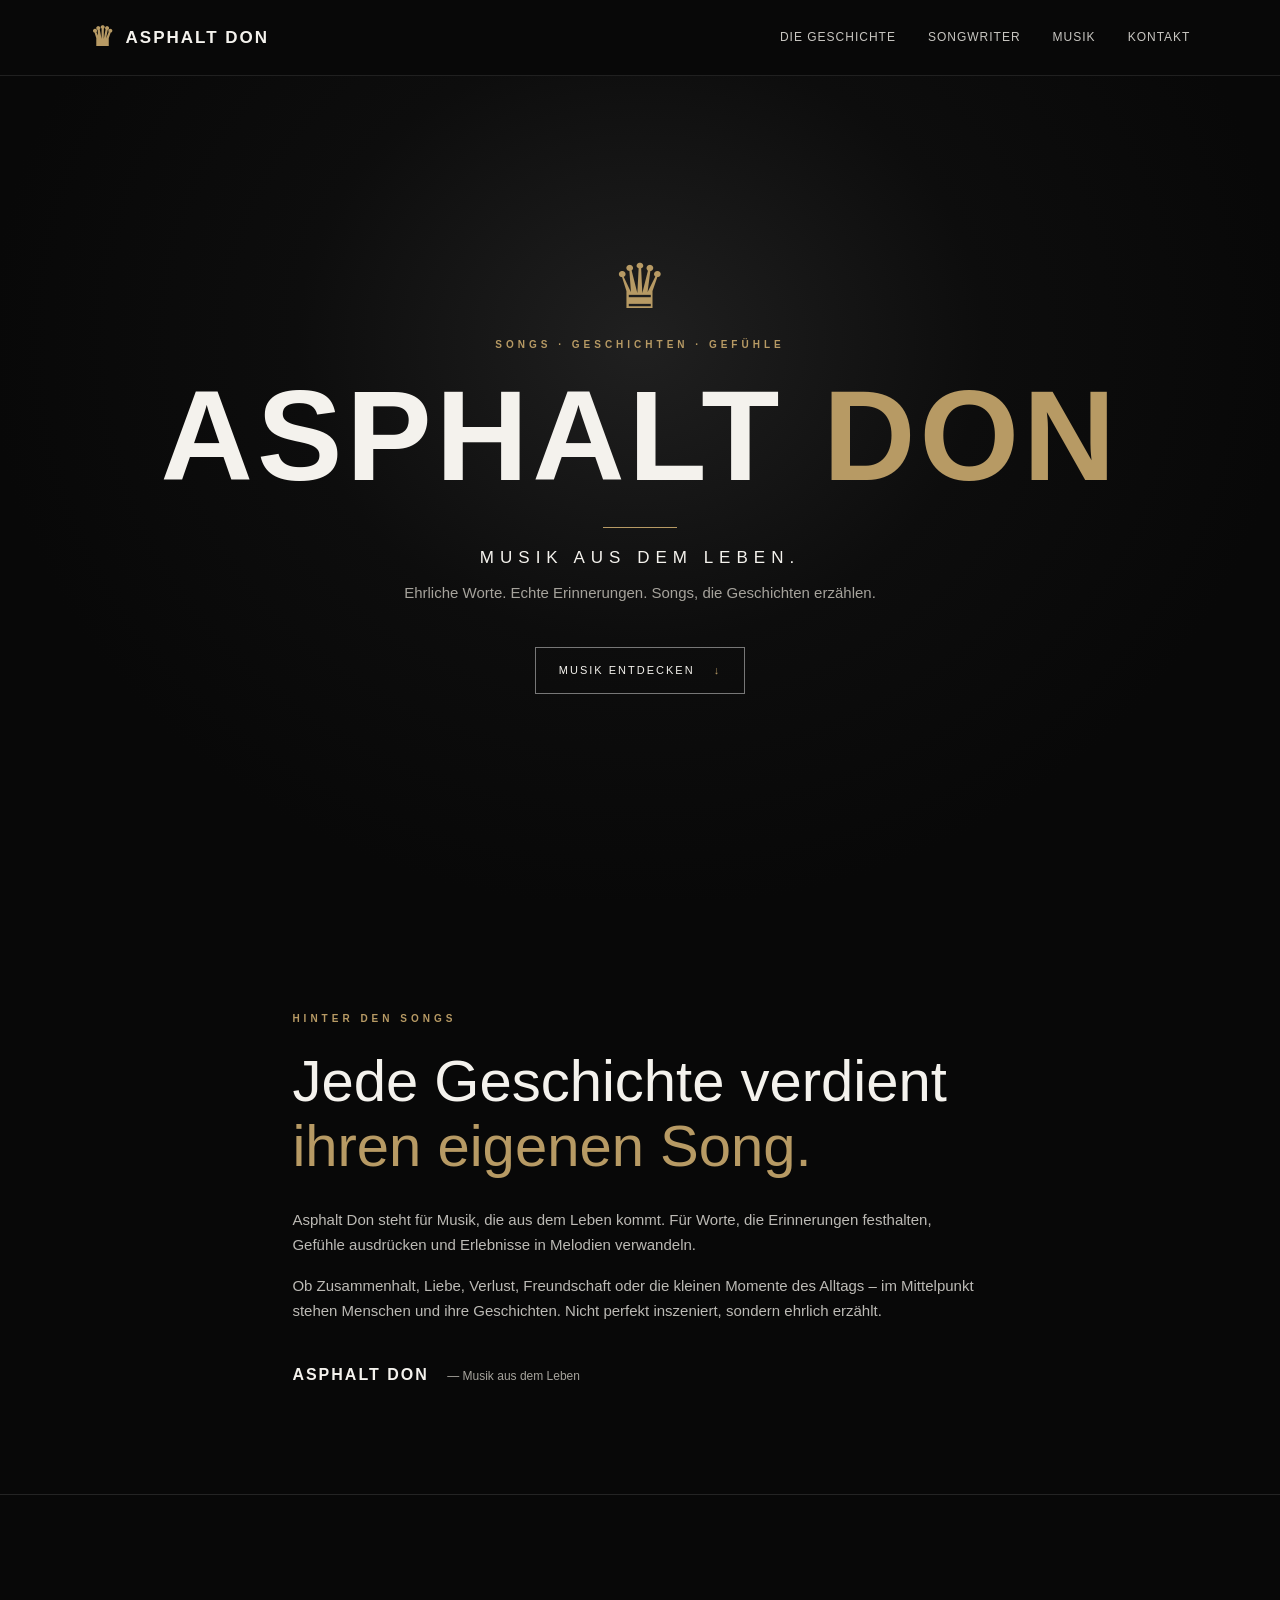
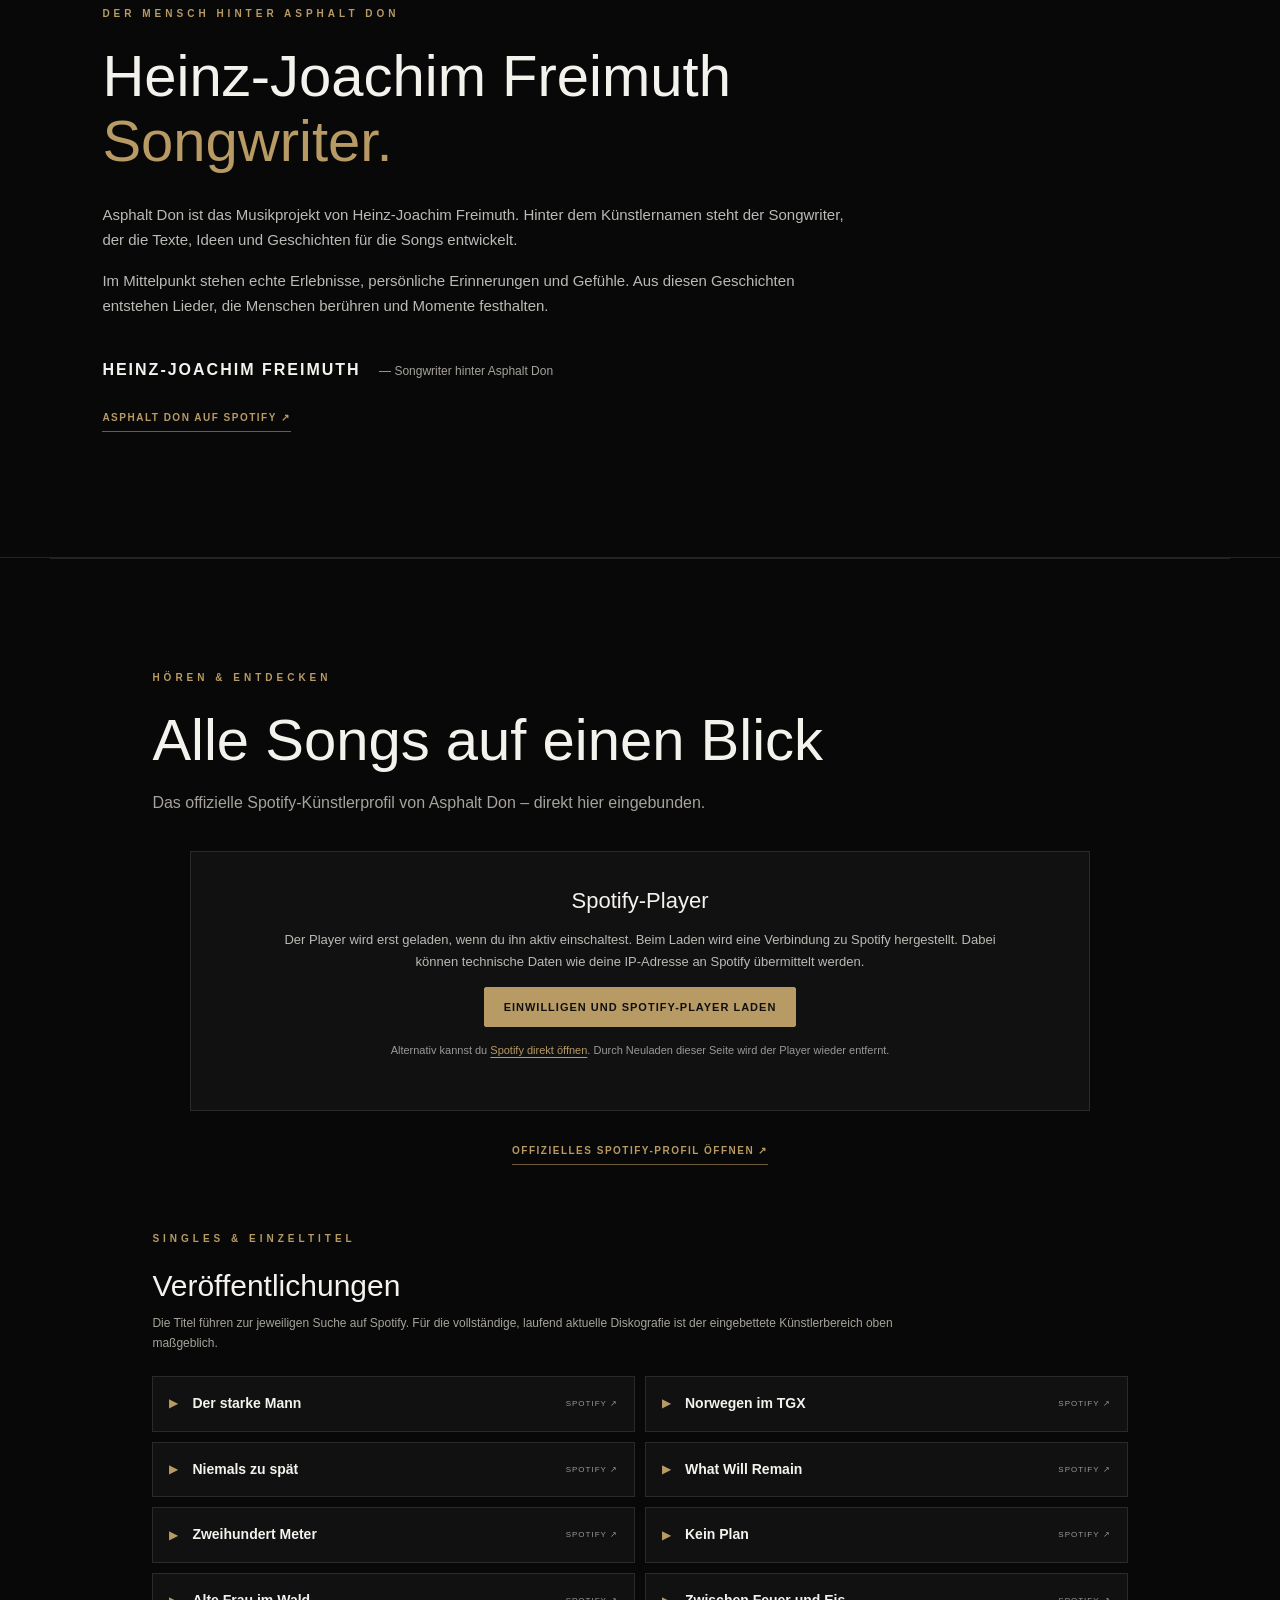
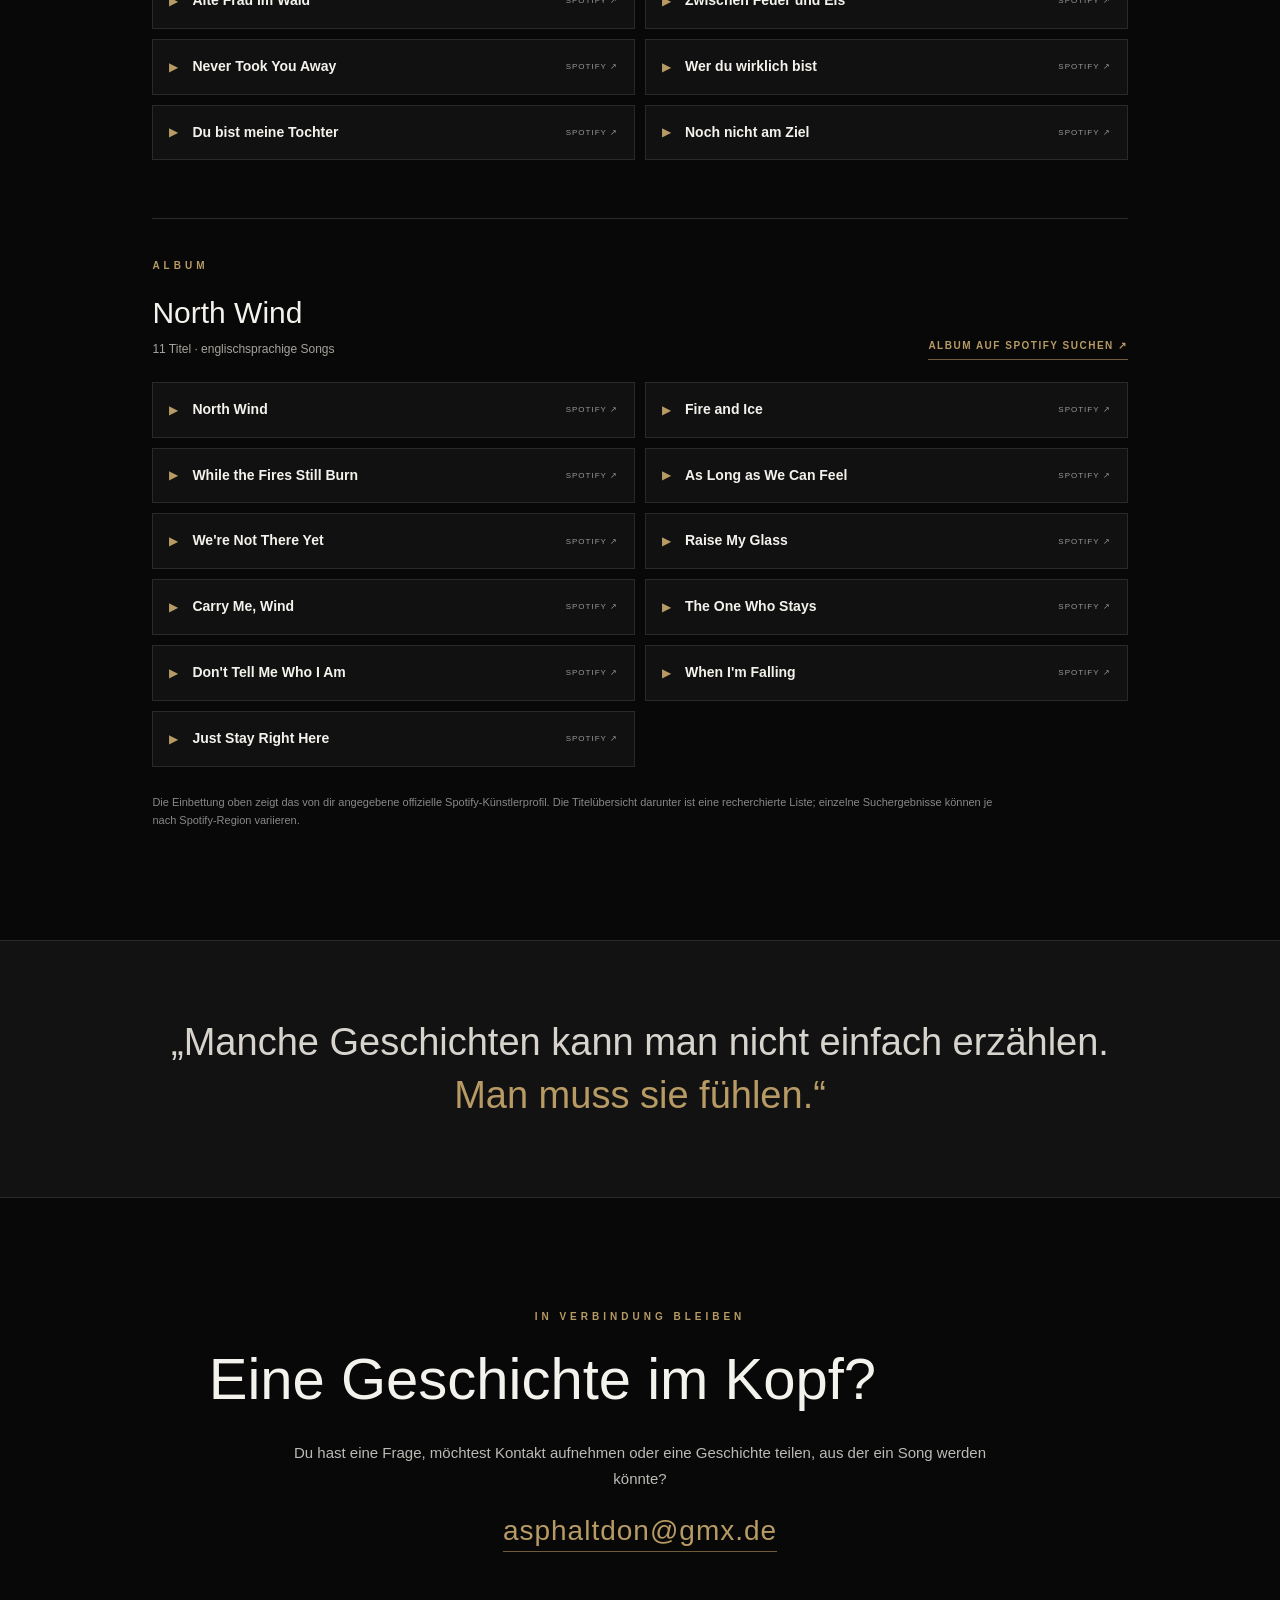
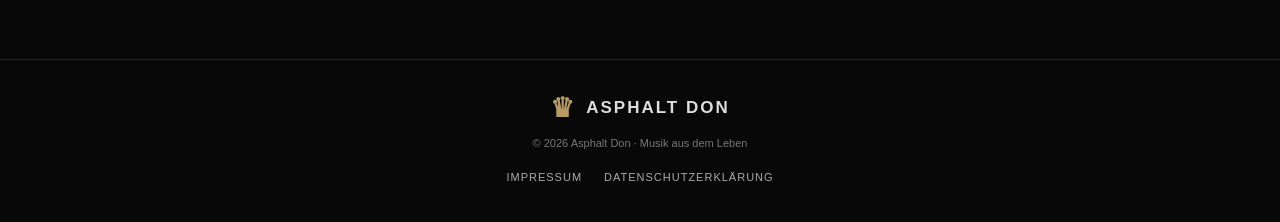
<file: index.html>
<!doctype html>
<html lang="de">
<head>
  <meta charset="utf-8">
  <meta name="viewport" content="width=device-width, initial-scale=1">
  <title>Asphalt Don – Musik aus dem Leben | Songs & Veröffentlichungen</title>
  <meta name="description" content="Asphalt Don ist das Musikprojekt von Songwriter Heinz-Joachim Freimuth. Entdecke seine Songs, Geschichten und Veröffentlichungen.">
  <meta name="robots" content="index,follow">
  <meta name="theme-color" content="#080808">
  <link rel="canonical" href="https://asphalt-don-website.onrender.com/">
  <link rel="stylesheet" href="style.css">
  <script defer src="https://cloud.umami.is/script.js" data-website-id="77a91b8c-602b-4407-9020-8b6e4a7c1bee"></script>
  <meta property="og:type" content="website">
  <meta property="og:title" content="Asphalt Don – Musik aus dem Leben">
  <meta property="og:description" content="Asphalt Don – das Musikprojekt von Songwriter Heinz-Joachim Freimuth.">
  <meta property="og:url" content="https://asphalt-don-website.onrender.com/">
  <meta property="og:locale" content="de_DE">
  <script type="application/ld+json">
  {
    "@context": "https://schema.org",
    "@graph": [
      {
        "@type": "MusicGroup",
        "@id": "https://asphalt-don-website.onrender.com/#artist",
        "name": "Asphalt Don",
        "description": "Deutsche Songs und Songwriting – Musik aus dem Leben.",
        "email": "asphaltdon@gmx.de",
        "url": "https://asphalt-don-website.onrender.com/",
        "sameAs": ["https://open.spotify.com/artist/6X4e4WpzbHg0svuTapWIrL"]
      },
      {
        "@type": "Person",
        "@id": "https://asphalt-don-website.onrender.com/#songwriter",
        "name": "Heinz-Joachim Freimuth",
        "jobTitle": "Songwriter",
        "affiliation": {"@id": "https://asphalt-don-website.onrender.com/#artist"}
      }
    ]
  }
  </script>
</head>
<body>
  <header class="topbar">
    <a class="brand" href="#start" aria-label="Asphalt Don Startseite">
      <span class="crown" aria-hidden="true">♛</span><span>ASPHALT DON</span>
    </a>
    <nav aria-label="Hauptnavigation">
      <a href="#geschichte">Die Geschichte</a>
      <a href="#songwriter">Songwriter</a>
      <a href="#musik">Musik</a>
      <a href="#kontakt">Kontakt</a>
    </nav>
  </header>

  <main>
    <section class="hero" id="start">
      <div class="hero-mark" aria-hidden="true">♛</div>
      <p class="eyebrow">SONGS · GESCHICHTEN · GEFÜHLE</p>
      <h1>ASPHALT <span>DON</span></h1>
      <div class="rule"></div>
      <p class="claim">MUSIK AUS DEM LEBEN.</p>
      <p class="intro">Ehrliche Worte. Echte Erinnerungen. Songs, die Geschichten erzählen.</p>
      <a class="outline-button" href="#musik">Musik entdecken <span>↓</span></a>
    </section>

    <section class="story section" id="geschichte">
      <p class="eyebrow">HINTER DEN SONGS</p>
      <h2>Jede Geschichte verdient <em>ihren eigenen Song.</em></h2>
      <p>Asphalt Don steht für Musik, die aus dem Leben kommt. Für Worte, die Erinnerungen festhalten, Gefühle ausdrücken und Erlebnisse in Melodien verwandeln.</p>
      <p>Ob Zusammenhalt, Liebe, Verlust, Freundschaft oder die kleinen Momente des Alltags – im Mittelpunkt stehen Menschen und ihre Geschichten. Nicht perfekt inszeniert, sondern ehrlich erzählt.</p>
      <div class="signature">ASPHALT DON <span>— Musik aus dem Leben</span></div>
    </section>

    <section class="songwriter section" id="songwriter">
      <p class="eyebrow">DER MENSCH HINTER ASPHALT DON</p>
      <h2>Heinz-Joachim Freimuth <em>Songwriter.</em></h2>
      <p>Asphalt Don ist das Musikprojekt von Heinz-Joachim Freimuth. Hinter dem Künstlernamen steht der Songwriter, der die Texte, Ideen und Geschichten für die Songs entwickelt.</p>
      <p>Im Mittelpunkt stehen echte Erlebnisse, persönliche Erinnerungen und Gefühle. Aus diesen Geschichten entstehen Lieder, die Menschen berühren und Momente festhalten.</p>
      <div class="signature">HEINZ-JOACHIM FREIMUTH <span>— Songwriter hinter Asphalt Don</span></div>
      <p class="songwriter-spotify"><a class="spotify-main" href="https://open.spotify.com/artist/6X4e4WpzbHg0svuTapWIrL" target="_blank" rel="noopener noreferrer">ASPHALT DON AUF SPOTIFY ↗</a></p>
    </section>

    <section class="music section" id="musik">
      <p class="eyebrow">HÖREN & ENTDECKEN</p>
      <h2>Alle Songs auf einen Blick</h2>
      <p class="section-lead">Das offizielle Spotify-Künstlerprofil von Asphalt Don – direkt hier eingebunden.</p>

      <div class="spotify-embed-wrap">
        <div class="spotify-consent" id="spotify-consent">
          <p><strong>Spotify-Player</strong></p>
          <p>Der Player wird erst geladen, wenn du ihn aktiv einschaltest. Beim Laden wird eine Verbindung zu Spotify hergestellt. Dabei können technische Daten wie deine IP-Adresse an Spotify übermittelt werden.</p>
          <button class="spotify-load" id="load-spotify" type="button">Einwilligen und Spotify-Player laden</button>
          <p class="spotify-consent-note">Alternativ kannst du <a href="https://open.spotify.com/artist/6X4e4WpzbHg0svuTapWIrL" target="_blank" rel="noopener noreferrer">Spotify direkt öffnen</a>. Durch Neuladen dieser Seite wird der Player wieder entfernt.</p>
        </div>
        <div id="spotify-frame-holder"></div>
      </div>
      <p class="spotify-link-row"><a class="spotify-main" href="https://open.spotify.com/artist/6X4e4WpzbHg0svuTapWIrL" target="_blank" rel="noopener noreferrer">OFFIZIELLES SPOTIFY-PROFIL ÖFFNEN ↗</a></p>

      <div class="catalogue-heading">
        <p class="eyebrow">SINGLES & EINZELTITEL</p>
        <h3>Veröffentlichungen</h3>
        <p class="catalogue-sub">Die Titel führen zur jeweiligen Suche auf Spotify. Für die vollständige, laufend aktuelle Diskografie ist der eingebettete Künstlerbereich oben maßgeblich.</p>
      </div>
      <div class="track-grid">
        <a class="track-card" href="https://open.spotify.com/search/Asphalt%20Don%20Der%20starke%20Mann" target="_blank" rel="noopener noreferrer"><span class="track-play">▶</span><span class="track-name">Der starke Mann</span><span class="track-action">SPOTIFY ↗</span></a>
        <a class="track-card" href="https://open.spotify.com/search/Asphalt%20Don%20Norwegen%20im%20TGX" target="_blank" rel="noopener noreferrer"><span class="track-play">▶</span><span class="track-name">Norwegen im TGX</span><span class="track-action">SPOTIFY ↗</span></a>
        <a class="track-card" href="https://open.spotify.com/search/Asphalt%20Don%20Niemals%20zu%20sp%C3%A4t" target="_blank" rel="noopener noreferrer"><span class="track-play">▶</span><span class="track-name">Niemals zu spät</span><span class="track-action">SPOTIFY ↗</span></a>
        <a class="track-card" href="https://open.spotify.com/search/Asphalt%20Don%20What%20Will%20Remain" target="_blank" rel="noopener noreferrer"><span class="track-play">▶</span><span class="track-name">What Will Remain</span><span class="track-action">SPOTIFY ↗</span></a>
        <a class="track-card" href="https://open.spotify.com/search/Asphalt%20Don%20Zweihundert%20Meter" target="_blank" rel="noopener noreferrer"><span class="track-play">▶</span><span class="track-name">Zweihundert Meter</span><span class="track-action">SPOTIFY ↗</span></a>
        <a class="track-card" href="https://open.spotify.com/search/Asphalt%20Don%20Kein%20Plan" target="_blank" rel="noopener noreferrer"><span class="track-play">▶</span><span class="track-name">Kein Plan</span><span class="track-action">SPOTIFY ↗</span></a>
        <a class="track-card" href="https://open.spotify.com/search/Asphalt%20Don%20Alte%20Frau%20im%20Wald" target="_blank" rel="noopener noreferrer"><span class="track-play">▶</span><span class="track-name">Alte Frau im Wald</span><span class="track-action">SPOTIFY ↗</span></a>
        <a class="track-card" href="https://open.spotify.com/search/Asphalt%20Don%20Zwischen%20Feuer%20und%20Eis" target="_blank" rel="noopener noreferrer"><span class="track-play">▶</span><span class="track-name">Zwischen Feuer und Eis</span><span class="track-action">SPOTIFY ↗</span></a>
        <a class="track-card" href="https://open.spotify.com/search/Asphalt%20Don%20Never%20Took%20You%20Away" target="_blank" rel="noopener noreferrer"><span class="track-play">▶</span><span class="track-name">Never Took You Away</span><span class="track-action">SPOTIFY ↗</span></a>
        <a class="track-card" href="https://open.spotify.com/search/Asphalt%20Don%20Wer%20du%20wirklich%20bist" target="_blank" rel="noopener noreferrer"><span class="track-play">▶</span><span class="track-name">Wer du wirklich bist</span><span class="track-action">SPOTIFY ↗</span></a>
        <a class="track-card" href="https://open.spotify.com/search/Asphalt%20Don%20Du%20bist%20meine%20Tochter" target="_blank" rel="noopener noreferrer"><span class="track-play">▶</span><span class="track-name">Du bist meine Tochter</span><span class="track-action">SPOTIFY ↗</span></a>
        <a class="track-card" href="https://open.spotify.com/search/Asphalt%20Don%20Noch%20nicht%20am%20Ziel" target="_blank" rel="noopener noreferrer"><span class="track-play">▶</span><span class="track-name">Noch nicht am Ziel</span><span class="track-action">SPOTIFY ↗</span></a>
      </div>

      <div class="album-block">
        <div class="album-heading">
          <div>
            <p class="eyebrow">ALBUM</p>
            <h3>North Wind</h3>
            <p>11 Titel · englischsprachige Songs</p>
          </div>
          <a class="spotify-main" href="https://open.spotify.com/search/Asphalt%20Don%20North%20Wind" target="_blank" rel="noopener noreferrer">ALBUM AUF SPOTIFY SUCHEN ↗</a>
        </div>
        <div class="track-grid album-tracks">
          <a class="track-card" href="https://open.spotify.com/search/Asphalt%20Don%20North%20Wind" target="_blank" rel="noopener noreferrer"><span class="track-play">▶</span><span class="track-name">North Wind</span><span class="track-action">SPOTIFY ↗</span></a>
          <a class="track-card" href="https://open.spotify.com/search/Asphalt%20Don%20Fire%20and%20Ice" target="_blank" rel="noopener noreferrer"><span class="track-play">▶</span><span class="track-name">Fire and Ice</span><span class="track-action">SPOTIFY ↗</span></a>
          <a class="track-card" href="https://open.spotify.com/search/Asphalt%20Don%20While%20the%20Fires%20Still%20Burn" target="_blank" rel="noopener noreferrer"><span class="track-play">▶</span><span class="track-name">While the Fires Still Burn</span><span class="track-action">SPOTIFY ↗</span></a>
          <a class="track-card" href="https://open.spotify.com/search/Asphalt%20Don%20As%20Long%20as%20We%20Can%20Feel" target="_blank" rel="noopener noreferrer"><span class="track-play">▶</span><span class="track-name">As Long as We Can Feel</span><span class="track-action">SPOTIFY ↗</span></a>
          <a class="track-card" href="https://open.spotify.com/search/Asphalt%20Don%20We're%20Not%20There%20Yet" target="_blank" rel="noopener noreferrer"><span class="track-play">▶</span><span class="track-name">We're Not There Yet</span><span class="track-action">SPOTIFY ↗</span></a>
          <a class="track-card" href="https://open.spotify.com/search/Asphalt%20Don%20Raise%20My%20Glass" target="_blank" rel="noopener noreferrer"><span class="track-play">▶</span><span class="track-name">Raise My Glass</span><span class="track-action">SPOTIFY ↗</span></a>
          <a class="track-card" href="https://open.spotify.com/search/Asphalt%20Don%20Carry%20Me%20Wind" target="_blank" rel="noopener noreferrer"><span class="track-play">▶</span><span class="track-name">Carry Me, Wind</span><span class="track-action">SPOTIFY ↗</span></a>
          <a class="track-card" href="https://open.spotify.com/search/Asphalt%20Don%20The%20One%20Who%20Stays" target="_blank" rel="noopener noreferrer"><span class="track-play">▶</span><span class="track-name">The One Who Stays</span><span class="track-action">SPOTIFY ↗</span></a>
          <a class="track-card" href="https://open.spotify.com/search/Asphalt%20Don%20Don't%20Tell%20Me%20Who%20I%20Am" target="_blank" rel="noopener noreferrer"><span class="track-play">▶</span><span class="track-name">Don't Tell Me Who I Am</span><span class="track-action">SPOTIFY ↗</span></a>
          <a class="track-card" href="https://open.spotify.com/search/Asphalt%20Don%20When%20I'm%20Falling" target="_blank" rel="noopener noreferrer"><span class="track-play">▶</span><span class="track-name">When I'm Falling</span><span class="track-action">SPOTIFY ↗</span></a>
          <a class="track-card" href="https://open.spotify.com/search/Asphalt%20Don%20Just%20Stay%20Right%20Here" target="_blank" rel="noopener noreferrer"><span class="track-play">▶</span><span class="track-name">Just Stay Right Here</span><span class="track-action">SPOTIFY ↗</span></a>
        </div>
      </div>
      <p class="catalogue-note">Die Einbettung oben zeigt das von dir angegebene offizielle Spotify-Künstlerprofil. Die Titelübersicht darunter ist eine recherchierte Liste; einzelne Suchergebnisse können je nach Spotify-Region variieren.</p>
    </section>

    <section class="quote-band">
      <p>„Manche Geschichten kann man nicht einfach erzählen.<br><strong>Man muss sie fühlen.“</strong></p>
    </section>

    <section class="contact section" id="kontakt">
      <p class="eyebrow">IN VERBINDUNG BLEIBEN</p>
      <h2>Eine Geschichte im Kopf?</h2>
      <p>Du hast eine Frage, möchtest Kontakt aufnehmen oder eine Geschichte teilen, aus der ein Song werden könnte?</p>
      <a class="mail-link" href="mailto:asphaltdon@gmx.de">asphaltdon@gmx.de</a>
    </section>
  </main>

  <footer>
    <a class="brand footer-brand" href="#start"><span class="crown">♛</span><span>ASPHALT DON</span></a>
    <p>© <span id="year">2026</span> Asphalt Don · Musik aus dem Leben</p>
    <nav class="footer-links" aria-label="Rechtliche Informationen">
      <a href="impressum.html">Impressum</a>
      <a href="datenschutz.html">Datenschutzerklärung</a>
    </nav>
  </footer>
  <script>
    document.getElementById("year").textContent = new Date().getFullYear();
    document.getElementById("load-spotify").addEventListener("click", function () {
      const frame = document.createElement("iframe");
      frame.title = "Asphalt Don auf Spotify – offizielles Künstlerprofil";
      frame.src = "https://open.spotify.com/embed/artist/6X4e4WpzbHg0svuTapWIrL?utm_source=generator&theme=0";
      frame.width = "100%";
      frame.height = "450";
      frame.loading = "lazy";
      frame.allow = "autoplay; clipboard-write; encrypted-media; fullscreen; picture-in-picture";
      frame.setAttribute("frameborder", "0");
      frame.style.border = "0";
      frame.style.borderRadius = "8px";
      document.getElementById("spotify-frame-holder").replaceChildren(frame);
      document.getElementById("spotify-consent").hidden = true;
    });
  </script>
</body>
</html>
</file>
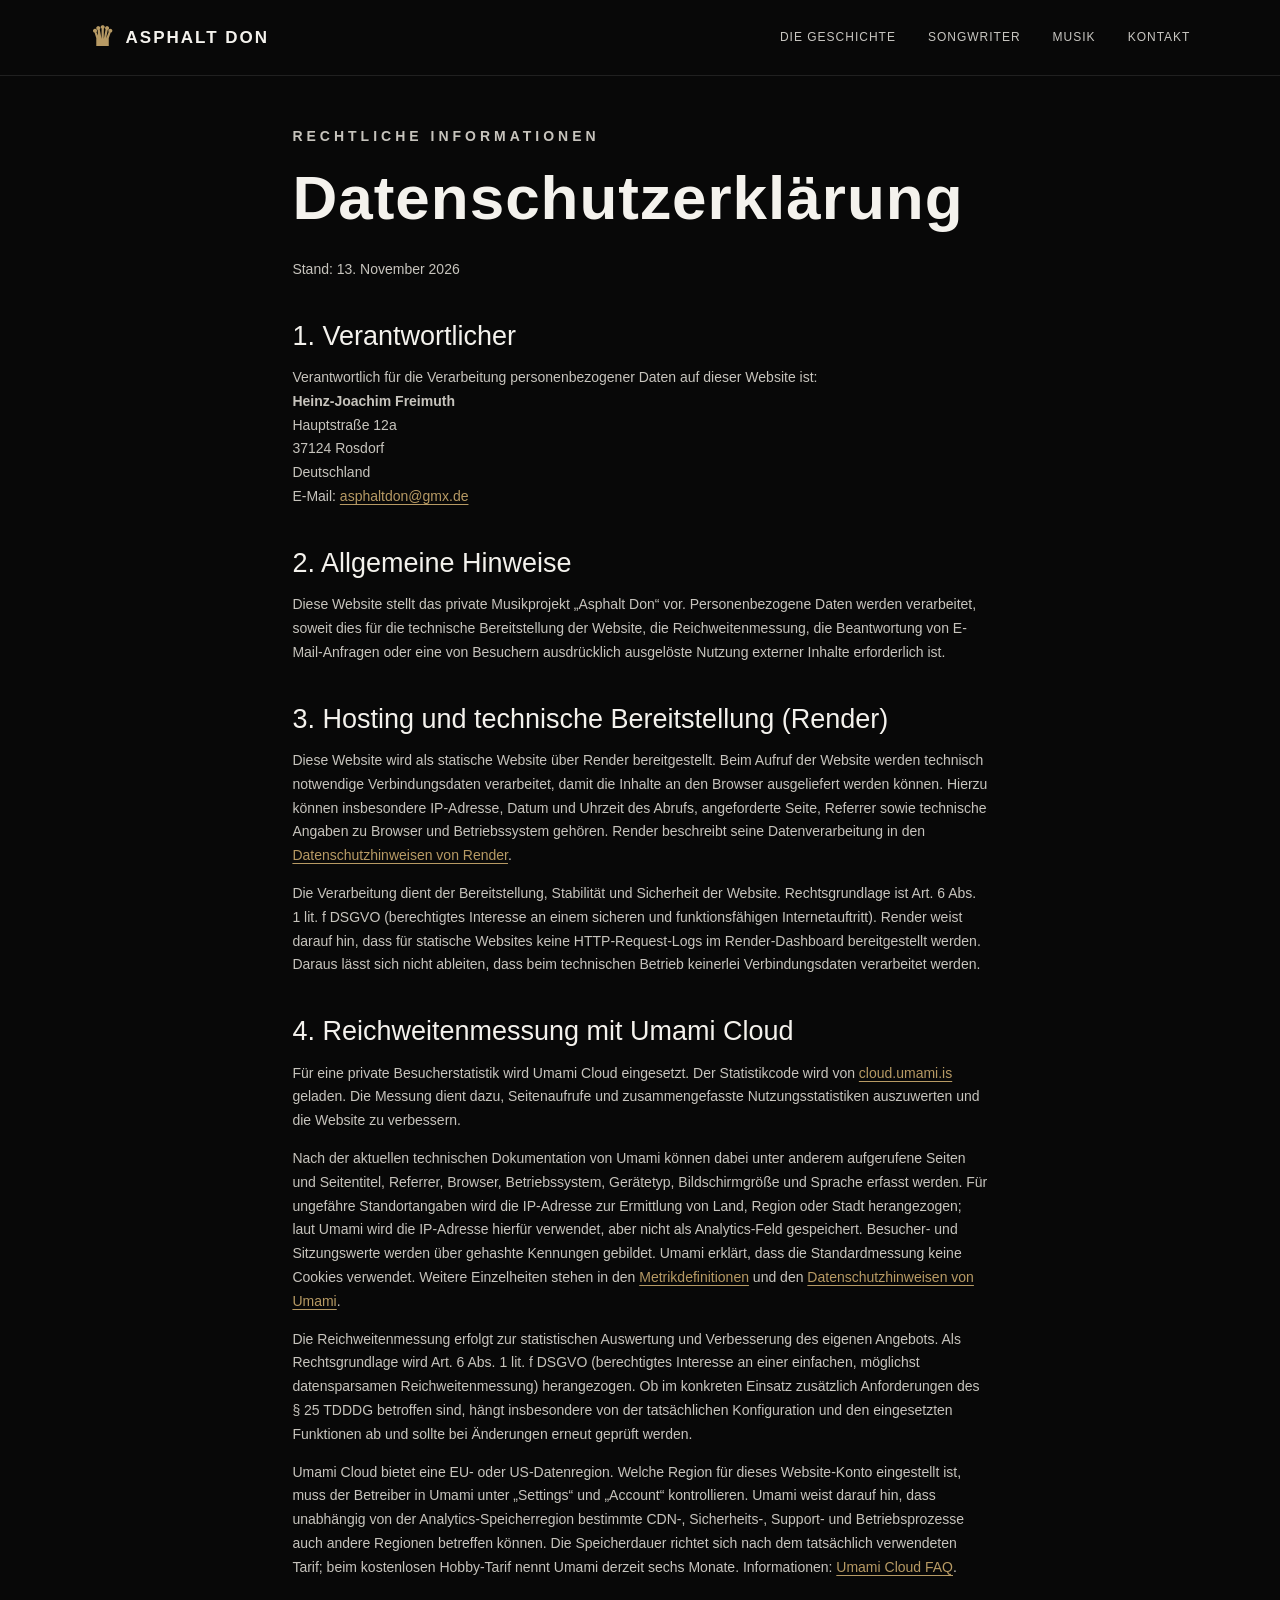
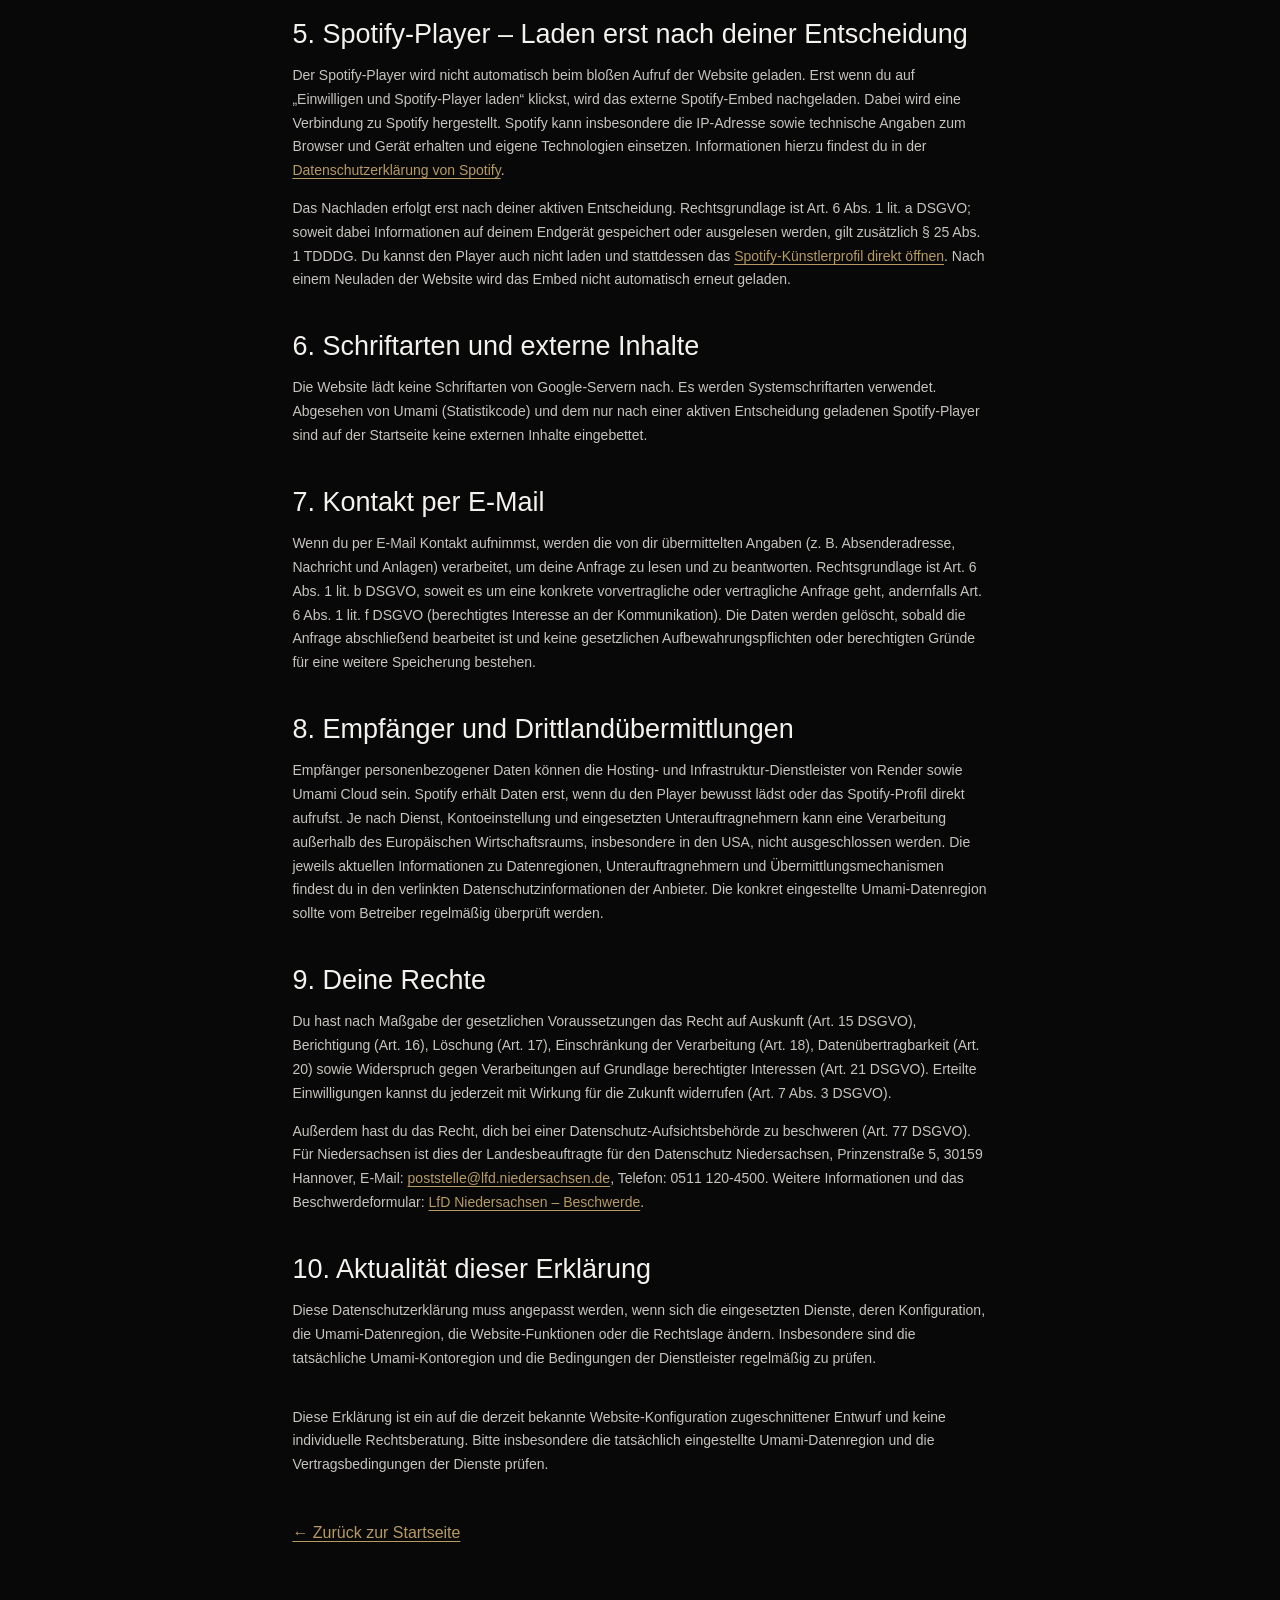
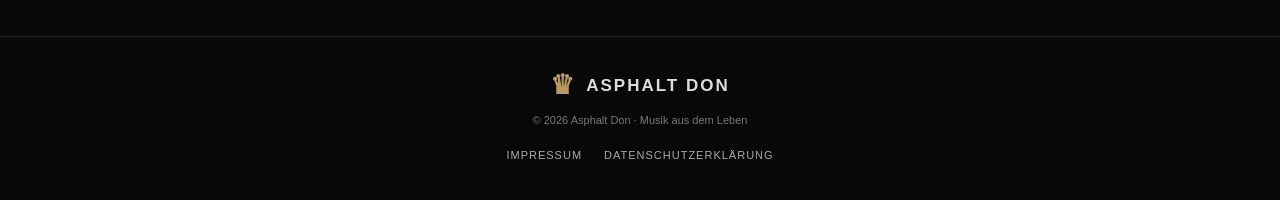
<file: datenschutz.html>
<!doctype html>
<html lang="de">
<head>
  <meta charset="utf-8">
  <meta name="viewport" content="width=device-width, initial-scale=1">
  <title>Datenschutzerklärung – Asphalt Don</title>
  <meta name="robots" content="index,follow">
  <meta name="description" content="Datenschutzhinweise zur Website Asphalt Don.">
  <link rel="canonical" href="https://asphalt-don-website.onrender.com/datenschutz.html">
  <link rel="stylesheet" href="style.css">
  <script defer src="https://cloud.umami.is/script.js" data-website-id="77a91b8c-602b-4407-9020-8b6e4a7c1bee"></script>
  <meta name="theme-color" content="#080808">
</head>
<body>
  <header class="topbar">
    <a class="brand" href="index.html"><span class="crown" aria-hidden="true">♛</span><span>ASPHALT DON</span></a>
    <nav aria-label="Hauptnavigation"><a href="index.html#geschichte">Die Geschichte</a><a href="index.html#songwriter">Songwriter</a><a href="index.html#musik">Musik</a><a href="index.html#kontakt">Kontakt</a></nav>
  </header>
  <main class="legal section">
    <p class="eyebrow">RECHTLICHE INFORMATIONEN</p>
    <h1>Datenschutzerklärung</h1>
    <p>Stand: 13. November 2026</p>

    <h2>1. Verantwortlicher</h2>
    <p>Verantwortlich für die Verarbeitung personenbezogener Daten auf dieser Website ist:<br>
    <strong>Heinz-Joachim Freimuth</strong><br>
    Hauptstraße 12a<br>37124 Rosdorf<br>Deutschland<br>
    E-Mail: <a href="mailto:asphaltdon@gmx.de">asphaltdon@gmx.de</a></p>

    <h2>2. Allgemeine Hinweise</h2>
    <p>Diese Website stellt das private Musikprojekt „Asphalt Don“ vor. Personenbezogene Daten werden verarbeitet, soweit dies für die technische Bereitstellung der Website, die Reichweitenmessung, die Beantwortung von E-Mail-Anfragen oder eine von Besuchern ausdrücklich ausgelöste Nutzung externer Inhalte erforderlich ist.</p>

    <h2>3. Hosting und technische Bereitstellung (Render)</h2>
    <p>Diese Website wird als statische Website über Render bereitgestellt. Beim Aufruf der Website werden technisch notwendige Verbindungsdaten verarbeitet, damit die Inhalte an den Browser ausgeliefert werden können. Hierzu können insbesondere IP-Adresse, Datum und Uhrzeit des Abrufs, angeforderte Seite, Referrer sowie technische Angaben zu Browser und Betriebssystem gehören. Render beschreibt seine Datenverarbeitung in den <a href="https://render.com/privacy" target="_blank" rel="noopener noreferrer">Datenschutzhinweisen von Render</a>.</p>
    <p>Die Verarbeitung dient der Bereitstellung, Stabilität und Sicherheit der Website. Rechtsgrundlage ist Art. 6 Abs. 1 lit. f DSGVO (berechtigtes Interesse an einem sicheren und funktionsfähigen Internetauftritt). Render weist darauf hin, dass für statische Websites keine HTTP-Request-Logs im Render-Dashboard bereitgestellt werden. Daraus lässt sich nicht ableiten, dass beim technischen Betrieb keinerlei Verbindungsdaten verarbeitet werden.</p>

    <h2>4. Reichweitenmessung mit Umami Cloud</h2>
    <p>Für eine private Besucherstatistik wird Umami Cloud eingesetzt. Der Statistikcode wird von <a href="https://cloud.umami.is/script.js" target="_blank" rel="noopener noreferrer">cloud.umami.is</a> geladen. Die Messung dient dazu, Seitenaufrufe und zusammengefasste Nutzungsstatistiken auszuwerten und die Website zu verbessern.</p>
    <p>Nach der aktuellen technischen Dokumentation von Umami können dabei unter anderem aufgerufene Seiten und Seitentitel, Referrer, Browser, Betriebssystem, Gerätetyp, Bildschirmgröße und Sprache erfasst werden. Für ungefähre Standortangaben wird die IP-Adresse zur Ermittlung von Land, Region oder Stadt herangezogen; laut Umami wird die IP-Adresse hierfür verwendet, aber nicht als Analytics-Feld gespeichert. Besucher- und Sitzungswerte werden über gehashte Kennungen gebildet. Umami erklärt, dass die Standardmessung keine Cookies verwendet. Weitere Einzelheiten stehen in den <a href="https://docs.umami.is/docs/metric-definitions" target="_blank" rel="noopener noreferrer">Metrikdefinitionen</a> und den <a href="https://umami.is/privacy" target="_blank" rel="noopener noreferrer">Datenschutzhinweisen von Umami</a>.</p>
    <p>Die Reichweitenmessung erfolgt zur statistischen Auswertung und Verbesserung des eigenen Angebots. Als Rechtsgrundlage wird Art. 6 Abs. 1 lit. f DSGVO (berechtigtes Interesse an einer einfachen, möglichst datensparsamen Reichweitenmessung) herangezogen. Ob im konkreten Einsatz zusätzlich Anforderungen des § 25 TDDDG betroffen sind, hängt insbesondere von der tatsächlichen Konfiguration und den eingesetzten Funktionen ab und sollte bei Änderungen erneut geprüft werden.</p>
    <p>Umami Cloud bietet eine EU- oder US-Datenregion. Welche Region für dieses Website-Konto eingestellt ist, muss der Betreiber in Umami unter „Settings“ und „Account“ kontrollieren. Umami weist darauf hin, dass unabhängig von der Analytics-Speicherregion bestimmte CDN-, Sicherheits-, Support- und Betriebsprozesse auch andere Regionen betreffen können. Die Speicherdauer richtet sich nach dem tatsächlich verwendeten Tarif; beim kostenlosen Hobby-Tarif nennt Umami derzeit sechs Monate. Informationen: <a href="https://docs.umami.is/docs/cloud/faq" target="_blank" rel="noopener noreferrer">Umami Cloud FAQ</a>.</p>

    <h2>5. Spotify-Player – Laden erst nach deiner Entscheidung</h2>
    <p>Der Spotify-Player wird nicht automatisch beim bloßen Aufruf der Website geladen. Erst wenn du auf „Einwilligen und Spotify-Player laden“ klickst, wird das externe Spotify-Embed nachgeladen. Dabei wird eine Verbindung zu Spotify hergestellt. Spotify kann insbesondere die IP-Adresse sowie technische Angaben zum Browser und Gerät erhalten und eigene Technologien einsetzen. Informationen hierzu findest du in der <a href="https://www.spotify.com/legal/privacy-policy/" target="_blank" rel="noopener noreferrer">Datenschutzerklärung von Spotify</a>.</p>
    <p>Das Nachladen erfolgt erst nach deiner aktiven Entscheidung. Rechtsgrundlage ist Art. 6 Abs. 1 lit. a DSGVO; soweit dabei Informationen auf deinem Endgerät gespeichert oder ausgelesen werden, gilt zusätzlich § 25 Abs. 1 TDDDG. Du kannst den Player auch nicht laden und stattdessen das <a href="https://open.spotify.com/artist/6X4e4WpzbHg0svuTapWIrL" target="_blank" rel="noopener noreferrer">Spotify-Künstlerprofil direkt öffnen</a>. Nach einem Neuladen der Website wird das Embed nicht automatisch erneut geladen.</p>

    <h2>6. Schriftarten und externe Inhalte</h2>
    <p>Die Website lädt keine Schriftarten von Google-Servern nach. Es werden Systemschriftarten verwendet. Abgesehen von Umami (Statistikcode) und dem nur nach einer aktiven Entscheidung geladenen Spotify-Player sind auf der Startseite keine externen Inhalte eingebettet.</p>

    <h2>7. Kontakt per E-Mail</h2>
    <p>Wenn du per E-Mail Kontakt aufnimmst, werden die von dir übermittelten Angaben (z. B. Absenderadresse, Nachricht und Anlagen) verarbeitet, um deine Anfrage zu lesen und zu beantworten. Rechtsgrundlage ist Art. 6 Abs. 1 lit. b DSGVO, soweit es um eine konkrete vorvertragliche oder vertragliche Anfrage geht, andernfalls Art. 6 Abs. 1 lit. f DSGVO (berechtigtes Interesse an der Kommunikation). Die Daten werden gelöscht, sobald die Anfrage abschließend bearbeitet ist und keine gesetzlichen Aufbewahrungspflichten oder berechtigten Gründe für eine weitere Speicherung bestehen.</p>

    <h2>8. Empfänger und Drittlandübermittlungen</h2>
    <p>Empfänger personenbezogener Daten können die Hosting- und Infrastruktur-Dienstleister von Render sowie Umami Cloud sein. Spotify erhält Daten erst, wenn du den Player bewusst lädst oder das Spotify-Profil direkt aufrufst. Je nach Dienst, Kontoeinstellung und eingesetzten Unterauftragnehmern kann eine Verarbeitung außerhalb des Europäischen Wirtschaftsraums, insbesondere in den USA, nicht ausgeschlossen werden. Die jeweils aktuellen Informationen zu Datenregionen, Unterauftragnehmern und Übermittlungsmechanismen findest du in den verlinkten Datenschutzinformationen der Anbieter. Die konkret eingestellte Umami-Datenregion sollte vom Betreiber regelmäßig überprüft werden.</p>

    <h2>9. Deine Rechte</h2>
    <p>Du hast nach Maßgabe der gesetzlichen Voraussetzungen das Recht auf Auskunft (Art. 15 DSGVO), Berichtigung (Art. 16), Löschung (Art. 17), Einschränkung der Verarbeitung (Art. 18), Datenübertragbarkeit (Art. 20) sowie Widerspruch gegen Verarbeitungen auf Grundlage berechtigter Interessen (Art. 21 DSGVO). Erteilte Einwilligungen kannst du jederzeit mit Wirkung für die Zukunft widerrufen (Art. 7 Abs. 3 DSGVO).</p>
    <p>Außerdem hast du das Recht, dich bei einer Datenschutz-Aufsichtsbehörde zu beschweren (Art. 77 DSGVO). Für Niedersachsen ist dies der Landesbeauftragte für den Datenschutz Niedersachsen, Prinzenstraße 5, 30159 Hannover, E-Mail: <a href="mailto:poststelle@lfd.niedersachsen.de">poststelle@lfd.niedersachsen.de</a>, Telefon: 0511 120-4500. Weitere Informationen und das Beschwerdeformular: <a href="https://www.lfd.niedersachsen.de/beschwerde" target="_blank" rel="noopener noreferrer">LfD Niedersachsen – Beschwerde</a>.</p>

    <h2>10. Aktualität dieser Erklärung</h2>
    <p>Diese Datenschutzerklärung muss angepasst werden, wenn sich die eingesetzten Dienste, deren Konfiguration, die Umami-Datenregion, die Website-Funktionen oder die Rechtslage ändern. Insbesondere sind die tatsächliche Umami-Kontoregion und die Bedingungen der Dienstleister regelmäßig zu prüfen.</p>

    <p class="legal-meta">Diese Erklärung ist ein auf die derzeit bekannte Website-Konfiguration zugeschnittener Entwurf und keine individuelle Rechtsberatung. Bitte insbesondere die tatsächlich eingestellte Umami-Datenregion und die Vertragsbedingungen der Dienste prüfen.</p>
    <a class="legal-back" href="index.html">← Zurück zur Startseite</a>
  </main>
  <footer>
    <a class="brand footer-brand" href="index.html"><span class="crown">♛</span><span>ASPHALT DON</span></a>
    <p>© <span id="year">2026</span> Asphalt Don · Musik aus dem Leben</p>
    <nav class="footer-links" aria-label="Rechtliche Informationen"><a href="impressum.html">Impressum</a><a href="datenschutz.html">Datenschutzerklärung</a></nav>
  </footer>
  <script>document.getElementById("year").textContent = new Date().getFullYear();</script>
</body>
</html>
</file>
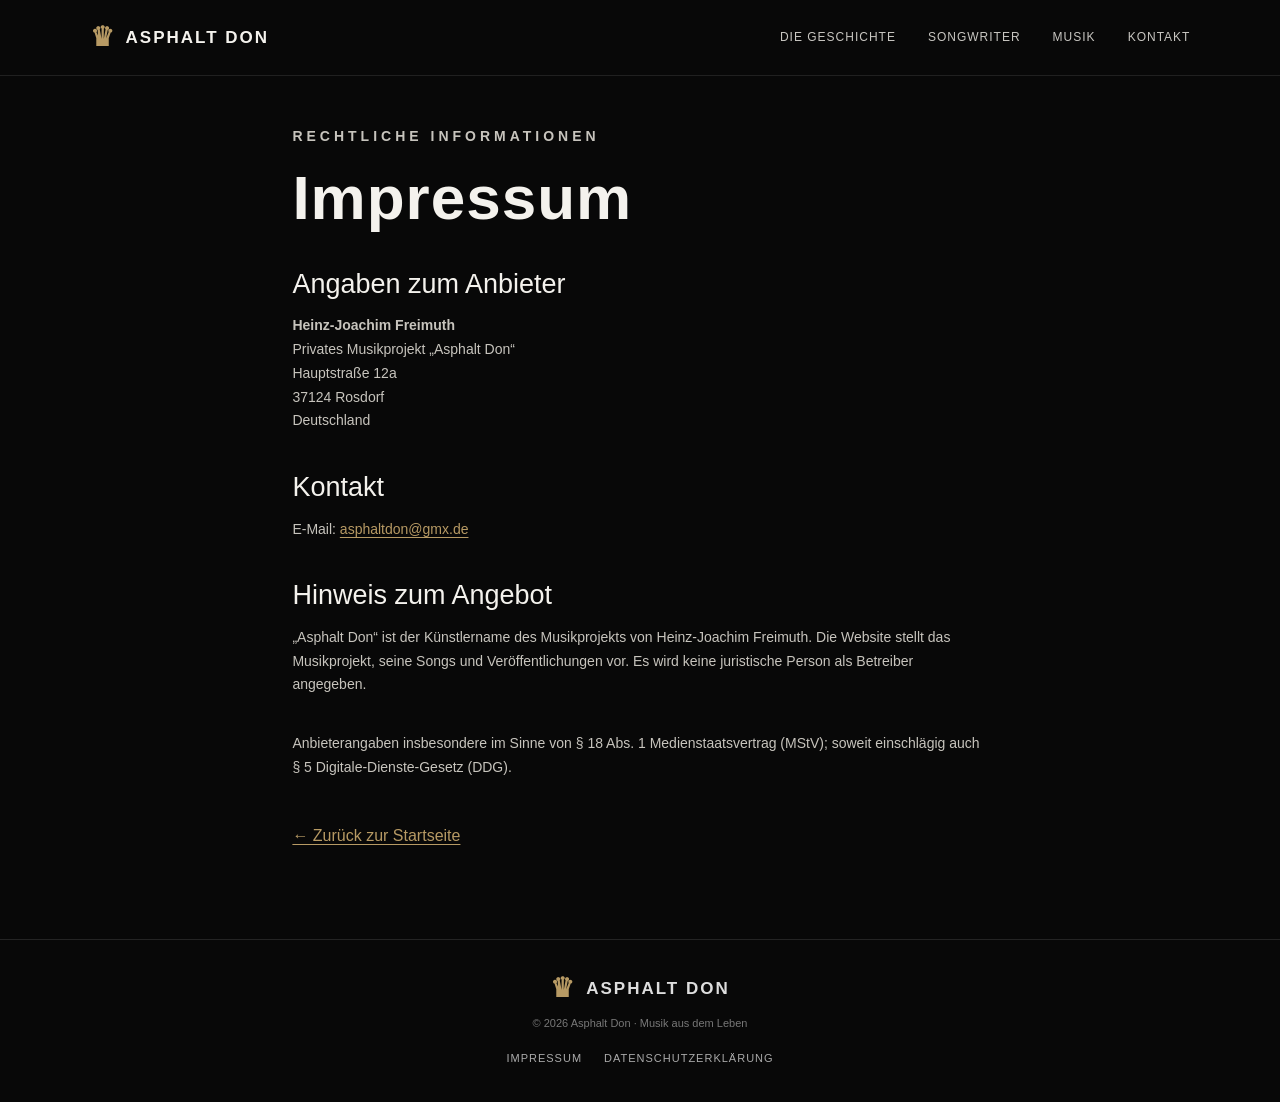
<file: impressum.html>
<!doctype html>
<html lang="de">
<head>
  <meta charset="utf-8">
  <meta name="viewport" content="width=device-width, initial-scale=1">
  <title>Impressum – Asphalt Don</title>
  <meta name="robots" content="index,follow">
  <meta name="description" content="Impressum der privaten Künstlerwebsite Asphalt Don.">
  <link rel="canonical" href="https://asphalt-don-website.onrender.com/impressum.html">
  <link rel="stylesheet" href="style.css">
  <script defer src="https://cloud.umami.is/script.js" data-website-id="77a91b8c-602b-4407-9020-8b6e4a7c1bee"></script>
  <meta name="theme-color" content="#080808">
</head>
<body>
  <header class="topbar">
    <a class="brand" href="index.html"><span class="crown" aria-hidden="true">♛</span><span>ASPHALT DON</span></a>
    <nav aria-label="Hauptnavigation"><a href="index.html#geschichte">Die Geschichte</a><a href="index.html#songwriter">Songwriter</a><a href="index.html#musik">Musik</a><a href="index.html#kontakt">Kontakt</a></nav>
  </header>
  <main class="legal section">
    <p class="eyebrow">RECHTLICHE INFORMATIONEN</p>
    <h1>Impressum</h1>

    <h2>Angaben zum Anbieter</h2>
    <p><strong>Heinz-Joachim Freimuth</strong><br>
    Privates Musikprojekt „Asphalt Don“<br>
    Hauptstraße 12a<br>37124 Rosdorf<br>Deutschland</p>

    <h2>Kontakt</h2>
    <p>E-Mail: <a href="mailto:asphaltdon@gmx.de">asphaltdon@gmx.de</a></p>

    <h2>Hinweis zum Angebot</h2>
    <p>„Asphalt Don“ ist der Künstlername des Musikprojekts von Heinz-Joachim Freimuth. Die Website stellt das Musikprojekt, seine Songs und Veröffentlichungen vor. Es wird keine juristische Person als Betreiber angegeben.</p>

    <p class="legal-meta">Anbieterangaben insbesondere im Sinne von § 18 Abs. 1 Medienstaatsvertrag (MStV); soweit einschlägig auch § 5 Digitale-Dienste-Gesetz (DDG).</p>
    <a class="legal-back" href="index.html">← Zurück zur Startseite</a>
  </main>
  <footer>
    <a class="brand footer-brand" href="index.html"><span class="crown">♛</span><span>ASPHALT DON</span></a>
    <p>© <span id="year">2026</span> Asphalt Don · Musik aus dem Leben</p>
    <nav class="footer-links" aria-label="Rechtliche Informationen"><a href="impressum.html">Impressum</a><a href="datenschutz.html">Datenschutzerklärung</a></nav>
  </footer>
  <script>document.getElementById("year").textContent = new Date().getFullYear();</script>
</body>
</html>
</file>
<file: style.css>
:root{color-scheme:dark;--bg:#080808;--panel:#111;--white:#f4f2ed;--muted:#a6a39c;--line:#343434;--gold:#b79a64}
*{box-sizing:border-box}html{scroll-behavior:smooth}body{margin:0;background:var(--bg);color:var(--white);font-family:"DM Sans",Arial,sans-serif;line-height:1.7}
a{color:inherit;text-decoration:none}.topbar{height:76px;padding:0 7vw;display:flex;align-items:center;justify-content:space-between;border-bottom:1px solid #202020;background:#080808;position:absolute;top:0;left:0;right:0;z-index:2}
.brand{display:flex;align-items:center;gap:10px;font:600 17px "Oswald",sans-serif;letter-spacing:2px}.crown{color:var(--gold);font-size:27px;line-height:1}
nav{display:flex;gap:32px;font-size:12px;letter-spacing:1px;text-transform:uppercase;color:#c8c6c1}nav a:hover,.mail-link:hover{color:var(--gold)}
.hero{min-height:760px;height:100vh;max-height:980px;display:flex;flex-direction:column;align-items:center;justify-content:center;text-align:center;padding:120px 24px 70px;background:radial-gradient(ellipse at 50% 38%,#202020 0%,#0d0d0d 38%,#080808 72%)}
.hero-mark{font-size:62px;color:var(--gold);line-height:1;margin-bottom:18px}.eyebrow{font-size:10px;letter-spacing:4px;color:var(--gold);font-weight:700;margin:0 0 22px}
h1,h2,h3,p{margin-top:0}h1{font:700 clamp(56px,10vw,132px)/.95 "Oswald",sans-serif;letter-spacing:4px;margin:0}h1 span{color:var(--gold)}.rule{width:74px;height:1px;background:var(--gold);margin:30px auto 20px}.claim{font:500 17px "Oswald",sans-serif;letter-spacing:6px;margin-bottom:12px}.intro{color:var(--muted);font-size:15px;max-width:520px}
.outline-button{margin-top:27px;border:1px solid #777;padding:13px 23px;font-size:11px;letter-spacing:2px;text-transform:uppercase;transition:.2s}.outline-button:hover{border-color:var(--gold);color:var(--gold)}.outline-button span{padding-left:14px;color:var(--gold)}
.section{padding:110px max(8vw,24px);max-width:1180px;margin:auto}.story{max-width:900px}.section h2{font:500 clamp(34px,5vw,58px)/1.12 "Oswald",sans-serif;max-width:780px;margin-bottom:28px}.section h2 em{font-style:normal;color:var(--gold)}.story>p:not(.eyebrow),.contact>p:not(.eyebrow){max-width:730px;color:#bcbab5;font-size:15px}
.signature{margin-top:42px;font:600 16px "Oswald",sans-serif;letter-spacing:2px}.signature span{font:300 12px "DM Sans",sans-serif;letter-spacing:0;color:var(--muted);margin-left:12px}
.songwriter{border-top:1px solid #242424;border-bottom:1px solid #242424;max-width:100%;padding-left:max(8vw,24px);padding-right:max(8vw,24px)}.songwriter>p:not(.eyebrow){max-width:760px;color:#bcbab5;font-size:15px}.songwriter h2{max-width:820px}.songwriter-spotify{margin-top:24px}
.music{border-top:1px solid #242424}.section-lead{color:var(--muted);margin-top:-12px;margin-bottom:35px}.spotify-embed-wrap{max-width:900px;margin:0 auto;background:#111;border:1px solid #2a2a2a;padding:8px}.spotify-embed-wrap iframe{display:block;border:0;border-radius:8px;max-width:100%}.spotify-link-row{text-align:center;margin:24px 0 0}.spotify-main{display:inline-block;color:var(--gold);font-size:10px;font-weight:700;letter-spacing:1.5px;border-bottom:1px solid #6e5c3b;padding:5px 0}.catalogue-heading{margin:65px 0 22px}.catalogue-heading h3,.album-heading h3{font:500 30px "Oswald",sans-serif;margin:0}.catalogue-sub{color:var(--muted);font-size:12px;max-width:780px;margin:10px 0 0}
.track-grid{display:grid;grid-template-columns:repeat(2,minmax(0,1fr));gap:10px}.track-card{display:flex;align-items:center;gap:14px;padding:15px 16px;background:#111;border:1px solid #2a2a2a;transition:border-color .2s,background .2s}.track-card:hover{border-color:var(--gold);background:#171512}.track-play{color:var(--gold);font-size:12px}.track-name{font-size:14px;font-weight:600;flex:1}.track-action{font-size:8px;letter-spacing:1px;color:#999;white-space:nowrap}
.album-block{margin-top:58px;padding-top:38px;border-top:1px solid #2b2b2b}.album-heading{display:flex;align-items:flex-end;justify-content:space-between;gap:20px;margin-bottom:22px}.album-heading p:not(.eyebrow){color:var(--muted);font-size:12px;margin:9px 0 0}.album-tracks{grid-template-columns:repeat(2,minmax(0,1fr))}.catalogue-note{margin:26px 0 0;color:#888;font-size:11px;max-width:850px}
.quote-band{text-align:center;padding:75px 20px;background:#121212;border-top:1px solid #292929;border-bottom:1px solid #292929}.quote-band p{font:300 clamp(23px,4vw,38px)/1.4 "Oswald",sans-serif;color:#d7d4ce;margin:0}.quote-band strong{color:var(--gold);font-weight:500}
.contact{text-align:center}.contact>p:not(.eyebrow){margin:0 auto 24px}.mail-link{font:500 clamp(19px,3vw,28px) "Oswald",sans-serif;letter-spacing:1px;color:var(--gold);border-bottom:1px solid #6e5c3b;padding-bottom:5px}
footer{border-top:1px solid #242424;padding:35px 7vw;text-align:center;color:#777;font-size:11px}footer p{margin:12px 0 0}.footer-brand{justify-content:center;color:#ddd}.footer-note{font-size:10px;max-width:680px;margin:15px auto 0;color:#686868}
@media(max-width:700px){.topbar{height:66px;padding:0 20px}nav{gap:13px;font-size:9px}.brand{font-size:14px;letter-spacing:1px}.crown{font-size:22px}.hero{min-height:690px}.section{padding:78px 24px}.signature span{display:block;margin:7px 0 0}.track-grid,.album-tracks{grid-template-columns:1fr}.album-heading{align-items:flex-start;flex-direction:column}.track-action{font-size:7px}.spotify-embed-wrap{padding:4px}}

/* Rechtliche Seiten und datenschutzfreundlich nachgeladener Spotify-Player */
.footer-links{display:flex;justify-content:center;gap:22px;margin-top:16px;font-size:11px;color:#aaa}
.footer-links a:hover,.legal a:hover{color:var(--gold)}
.spotify-consent{padding:28px;text-align:center;background:#111;border-radius:8px;color:#d0cec8}
.spotify-consent p{max-width:720px;margin:0 auto 14px;font-size:13px;color:#bcbab5}
.spotify-consent p strong{font:500 22px "Oswald",Arial,sans-serif;color:var(--white)}
.spotify-consent-note{font-size:11px!important;color:#999!important;margin-top:14px!important}
.spotify-consent-note a,.legal a{color:var(--gold);text-decoration:underline;text-underline-offset:3px}
.spotify-load{display:inline-block;padding:13px 19px;border:1px solid var(--gold);background:#b79a64;color:#101010;font:700 11px "DM Sans",Arial,sans-serif;letter-spacing:1px;text-transform:uppercase;cursor:pointer;border-radius:2px}
.spotify-load:hover{background:#d0b47e}
.legal{max-width:900px;padding-top:125px;padding-bottom:90px}
.legal h1{font:600 clamp(38px,6vw,62px)/1.05 "Oswald",Arial,sans-serif;letter-spacing:1px;margin:0 0 28px}
.legal h2{font:500 27px/1.2 "Oswald",Arial,sans-serif;margin:38px 0 14px;color:var(--white)}
.legal p,.legal li{font-size:14px;color:#c7c4bd}
.legal ul{padding-left:22px}
.legal .eyebrow{margin-bottom:16px}
.legal-warning{padding:18px 20px;margin:0 0 30px;background:#241b12;border:1px solid #8a6b3e;color:#f0d7a6;border-radius:3px;font-size:13px}
.legal-meta{font-size:12px;color:#888;margin-top:35px}
.legal-back{display:inline-block;margin-top:28px;color:var(--gold)}
</file>
